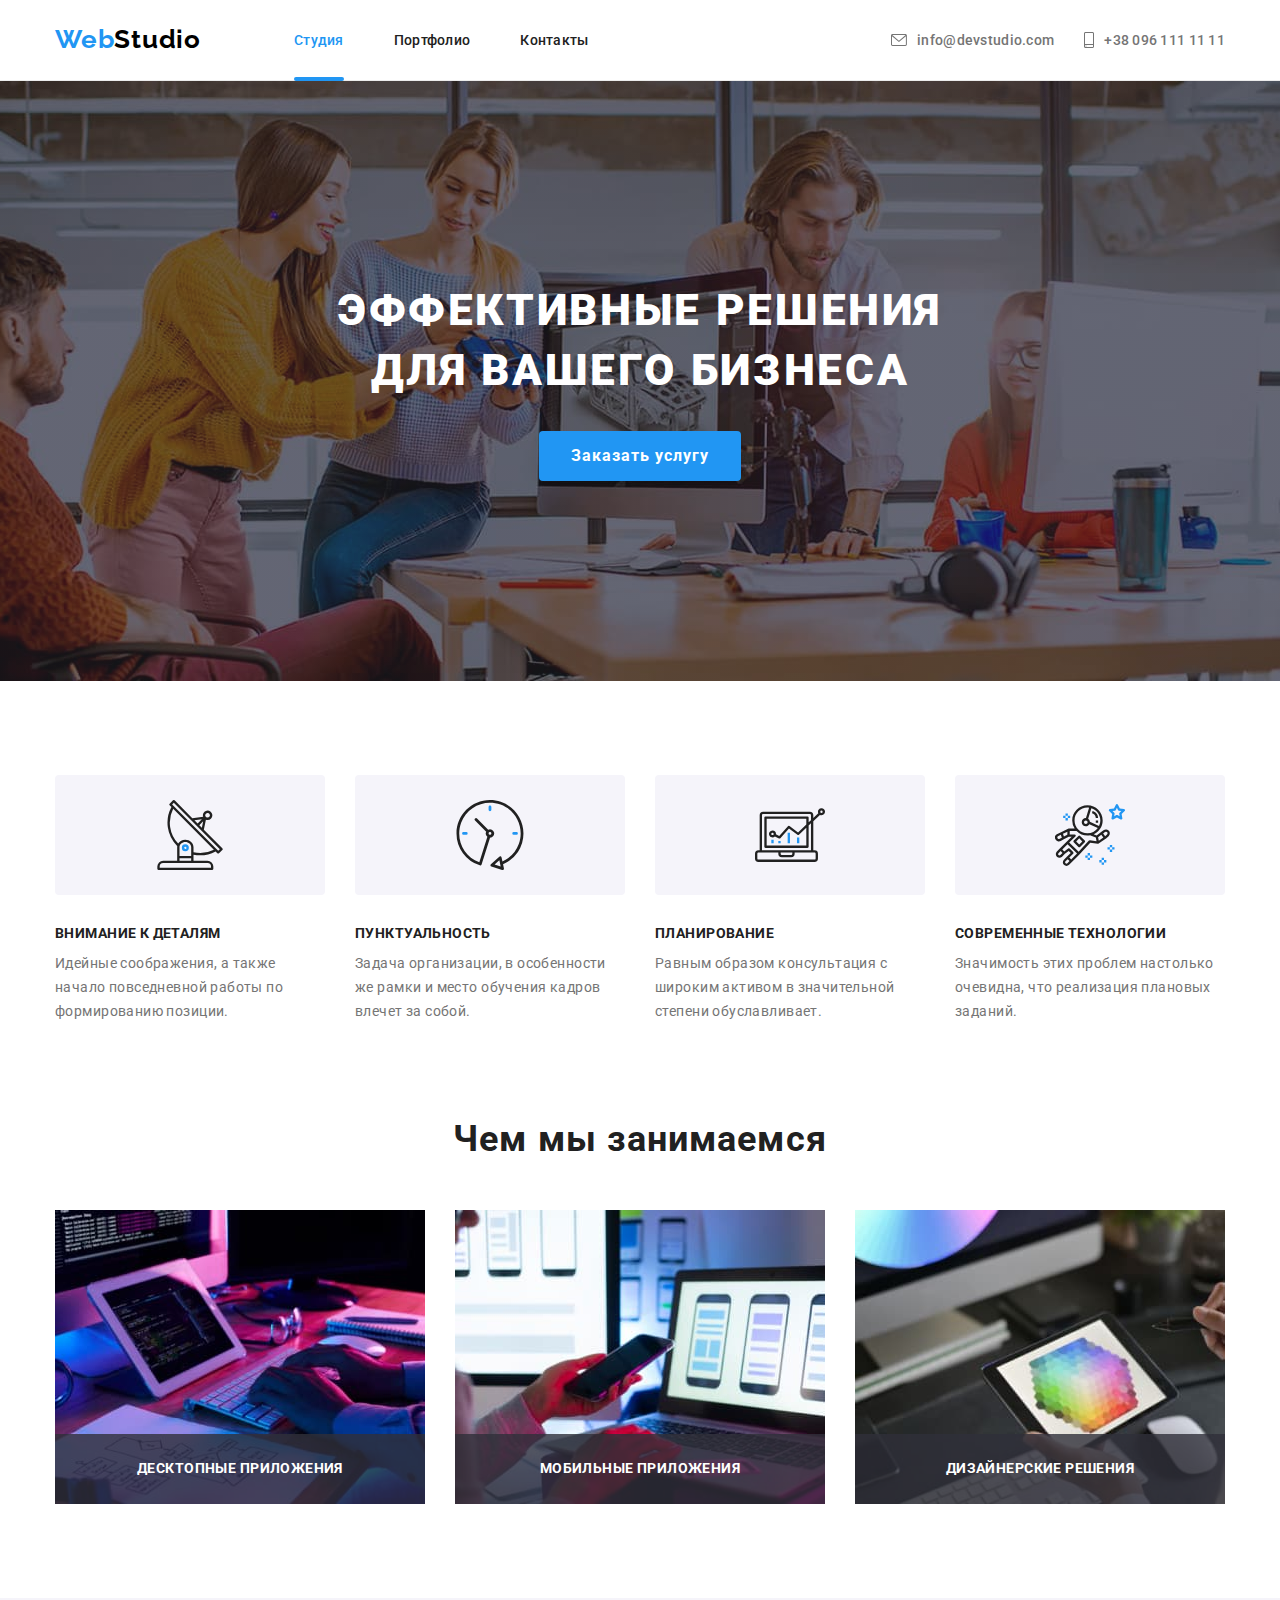
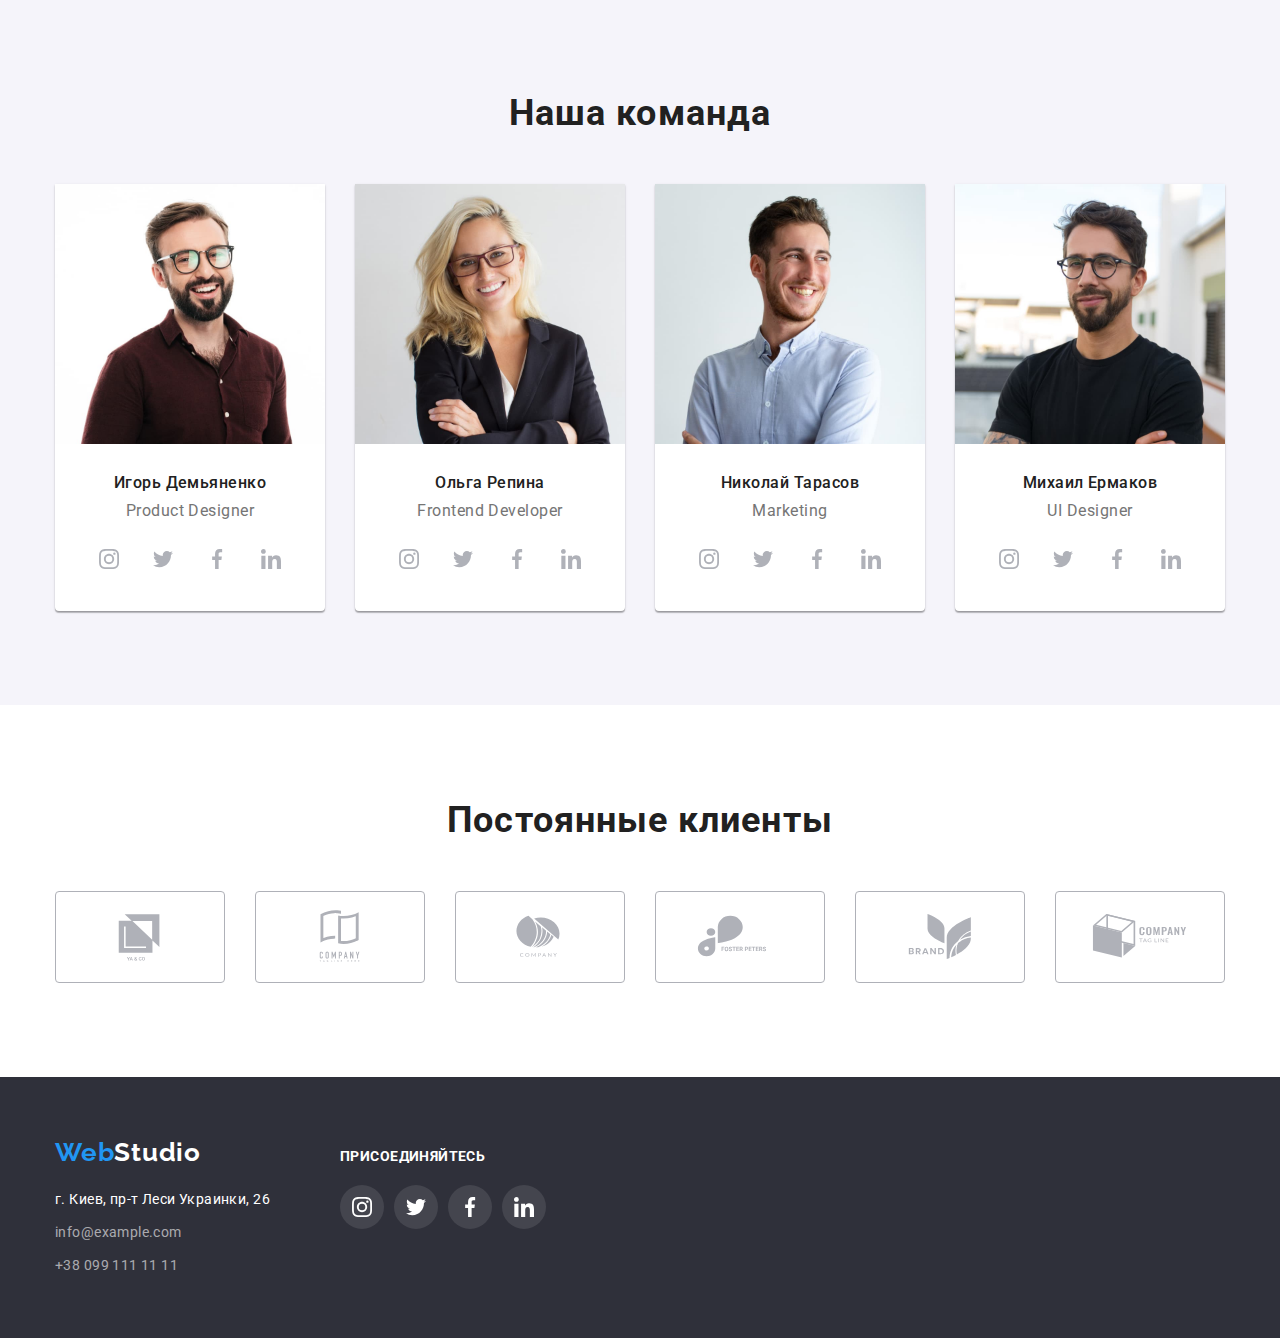
<file: index.html>
<!DOCTYPE html>
<html lang="ru">
<head>
	<meta charset="UTF-8">
	<meta http-equiv="X-UA-Compatible" content="IE=edge">
	<meta name="viewport" content="width=device-width, initial-scale=1.0">
	<title>Студия</title>   
	<meta name="description" content="студия разработчик программ создать сайт приложение">
	<link rel="preconnect" href="https://fonts.googleapis.com">
	<link rel="preconnect" href="https://fonts.gstatic.com" crossorigin>    
	<link href="https://fonts.googleapis.com/css2?family=Raleway:wght@700&family=Roboto:wght@400;500;700;900&display=swap" rel="stylesheet">
	<link rel="stylesheet" href="https://cdnjs.cloudflare.com/ajax/libs/modern-normalize/1.1.0/modern-normalize.min.css" />
	<link rel="stylesheet" href="./css/styles.css" />
</head>
<body>
	<header class="header">
		<div class="header-wrap container">
			<nav class="nav">
				<a class="logo logo-inner" href="./index.html" lang="en">
					Web<span class="header-logo-color">Studio</span>
				</a>
				<ul class="nav-list">
					<li class="nav-item">
						<a class="nav-link current" href="./index.html">
							Студия
						</a>
					</li>
					<li class="nav-item">
						<a class="nav-link" href="./portfolio.html">
							Портфолио
						</a>
					</li>
					<li class="nav-item">
						<a class="nav-link" href="#!">
							Контакты
						</a>
					</li>
				</ul>
			</nav>
			<ul class="contacts-list">
				<li class="contacts-item">
					<a class="contacts-link" href="mailto:info@devstudio.com">
						<svg class="icon-contacts" width="16" height="12">
							<use href="./images/icons.svg#icon-mail"></use>
						</svg>
						info@devstudio.com
					</a>
				</li>
				<li class="contacts-item">
					<a class="contacts-link" href="tel:+380961111111">
						<svg class="icon-contacts" width="10" height="16">
							<use href="./images/icons.svg#icon-telephone"></use>
						</svg>
						+38 096 111 11 11
					</a>
				</li>
			</ul>
		</div>
	</header>

	<main>
		<!-- Hero section -->
		<section class="hero-section">
			<div class="container">
				<h1 class="hero-title">Эффективные решения для вашего бизнеса</h1>
				<button class="hero-btn" type="button" data-modal-open>Заказать услугу</button>
			</div>
		</section>
		
		<!-- Features section -->
		<section class="section features-section">
			<div class="container">
				<h2 class="visually-hidden">Важные качества для Вашего бизнеса</h2>
				<ul class="features">
					<li class="features-item">
						<div class="icon-features">
							<svg width="70" height="70">
								<use href="./images/icons.svg#icon-features-1"></use>
							</svg>
						</div>
						<h3 class="features-title">Внимание к деталям</h3>
						<p>
							Идейные соображения, а также начало повседневной работы по формированию позиции.
						</p>
					</li>
					<li class="features-item">
						<div class="icon-features">
							<svg width="70" height="70">
								<use href="./images/icons.svg#icon-features-2"></use>
							</svg>
						</div>
						<h3 class="features-title">Пунктуальность</h3>
						<p>
							Задача организации, в особенности же рамки и место обучения кадров влечет за собой.
						</p>
					</li>
					<li class="features-item">
						<div class="icon-features">
							<svg width="70" height="70">
								<use href="./images/icons.svg#icon-features-3"></use>
							</svg>
						</div>
						<h3 class="features-title">Планирование</h3>
						<p>
							Равным образом консультация с широким активом в значительной степени обуславливает.
						</p>
					</li>
					<li class="features-item">
						<div class="icon-features">
							<svg width="70" height="70">
								<use href="./images/icons.svg#icon-features-4"></use>
							</svg>
						</div>
						<h3 class="features-title">Современные технологии</h3>
						<p>
							Значимость этих проблем настолько очевидна, что реализация плановых заданий.
						</p>
					</li>
				</ul>
			</div>
		</section>
		
		<!-- About us section -->
		<section class="section">
			<div class="container">
				<h2 class="section-title">Чем мы занимаемся</h2>
				<ul class="about">
					<li class="about-item">
						<div class="about-thumb">
							<img src="./images/what-we-are-doing-1.jpg" alt="Создаем структуру сайта">
							<p class="about-meta">Десктопные приложения</p>
						</div>
					</li>
					<li class="about-item">
						<div class="about-thumb">
							<img src="./images/what-we-are-doing-2.jpg" alt="Адаптируем под мобильные платформы">
							<p class="about-meta">Мобильные приложения</p>
						</div>
					</li>
					<li class="about-item">
						<div class="about-thumb">
							<img src="./images/what-we-are-doing-3.jpg" alt="Делаем оформление сайта">
							<p class="about-meta">Дизайнерские решения</p>
						</div>
					</li>
				</ul>
			</div>
		</section>
		
		<!-- Our team section -->
		<section class="section team-section">
			<div class="container">
				<h2 class="section-title">Наша команда</h2>
				<ul class="team">
					<li class="team-item">
						<img src="./images/team-member-1.jpg" alt="Член команды">
						<div class="team-inner">
							<h3 class="team-title">Игорь Демьяненко</h3>
							<p class="team-text" lang="en">Product Designer</p>
							<ul class="socials">
								<li class="socials-item">
									<a class="socials-link team-socials-link" href="https://www.instagram.com/?hl=ru" rel="noopener noreferrer" target="_blank">
										<svg class="icon-socials" width="20" height="20">
											<use href="./images/icons.svg#icon-social-instagram-1"></use>
										</svg>
									</a>
								</li>
								<li class="socials-item">
									<a class="socials-link team-socials-link" href="https://twitter.com/?lang=ru" rel="noopener noreferrer" target="_blank">
										<svg class="icon-socials" width="20" height="20">
											<use href="./images/icons.svg#icon-social-twitter-2"></use>
										</svg>
									</a>
								</li>
								<li class="socials-item">
									<a class="socials-link team-socials-link" href="https://www.facebook.com/" rel="noopener noreferrer" target="_blank">
										<svg class="icon-socials" width="20" height="20">
											<use href="./images/icons.svg#icon-social-facebook-3"></use>
										</svg>
									</a>
								</li>
								<li class="socials-item">
									<a class="socials-link team-socials-link" href="https://www.linkedin.com/" rel="noopener noreferrer" target="_blank">
										<svg class="icon-socials" width="20" height="20">
											<use href="./images/icons.svg#icon-social-linkedin-4"></use>
										</svg>
									</a>
								</li>
							</ul>
						</div>
					</li>
					<li class="team-item">
						<img src="./images/team-member-2.jpg" alt="Член команды">
						<div class="team-inner">
							<h3 class="team-title">Ольга Репина</h3>
							<p class="team-text" lang="en">Frontend Developer</p>
							<ul class="socials">
								<li class="socials-item">
									<a class="socials-link team-socials-link" href="https://www.instagram.com/?hl=ru" rel="noopener noreferrer" target="_blank">
										<svg class="icon-socials" width="20" height="20">
											<use href="./images/icons.svg#icon-social-instagram-1"></use>
										</svg>
									</a>
								</li>
								<li class="socials-item">
									<a class="socials-link team-socials-link" href="https://twitter.com/?lang=ru" rel="noopener noreferrer" target="_blank">
										<svg class="icon-socials" width="20" height="20">
											<use href="./images/icons.svg#icon-social-twitter-2"></use>
										</svg>
									</a>
								</li>
								<li class="socials-item">
									<a class="socials-link team-socials-link" href="https://www.facebook.com/" rel="noopener noreferrer" target="_blank">
										<svg class="icon-socials" width="20" height="20">
											<use href="./images/icons.svg#icon-social-facebook-3"></use>
										</svg>
									</a>
								</li>
								<li class="socials-item">
									<a class="socials-link team-socials-link" href="https://www.linkedin.com/" rel="noopener noreferrer" target="_blank">
										<svg class="icon-socials" width="20" height="20">
											<use href="./images/icons.svg#icon-social-linkedin-4"></use>
										</svg>
									</a>
								</li>
							</ul>
						</div>
					</li>
					<li class="team-item">
						<img src="./images/team-member-3.jpg" alt="Член команды">
						<div class="team-inner">
							<h3 class="team-title">Николай Тарасов</h3>
							<p class="team-text" lang="en">Marketing</p>
							<ul class="socials">
								<li class="socials-item">
									<a class="socials-link team-socials-link" href="https://www.instagram.com/?hl=ru" rel="noopener noreferrer" target="_blank">
										<svg class="icon-socials" width="20" height="20">
											<use href="./images/icons.svg#icon-social-instagram-1"></use>
										</svg>
									</a>
								</li>
								<li class="socials-item">
									<a class="socials-link team-socials-link" href="https://twitter.com/?lang=ru" rel="noopener noreferrer" target="_blank">
										<svg class="icon-socials" width="20" height="20">
											<use href="./images/icons.svg#icon-social-twitter-2"></use>
										</svg>
									</a>
								</li>
								<li class="socials-item">
									<a class="socials-link team-socials-link" href="https://www.facebook.com/" rel="noopener noreferrer" target="_blank">
										<svg class="icon-socials" width="20" height="20">
											<use href="./images/icons.svg#icon-social-facebook-3"></use>
										</svg>
									</a>
								</li>
								<li class="socials-item">
									<a class="socials-link team-socials-link" href="https://www.linkedin.com/" rel="noopener noreferrer" target="_blank">
										<svg class="icon-socials" width="20" height="20">
											<use href="./images/icons.svg#icon-social-linkedin-4"></use>
										</svg>
									</a>
								</li>
							</ul>
						</div>
					</li>
					<li class="team-item">
						<img src="./images/team-member-4.jpg" alt="Член команды">
						<div class="team-inner">
							<h3 class="team-title">Михаил Ермаков</h3>
							<p class="team-text" lang="en">UI Designer</p>
							<ul class="socials">
								<li class="socials-item">
									<a class="socials-link team-socials-link" href="https://www.instagram.com/?hl=ru" rel="noopener noreferrer" target="_blank">
										<svg class="icon-socials" width="20" height="20">
											<use href="./images/icons.svg#icon-social-instagram-1"></use>
										</svg>
									</a>
								</li>
								<li class="socials-item">
									<a class="socials-link team-socials-link" href="https://twitter.com/?lang=ru" rel="noopener noreferrer" target="_blank">
										<svg class="icon-socials" width="20" height="20">
											<use href="./images/icons.svg#icon-social-twitter-2"></use>
										</svg>
									</a>
								</li>
								<li class="socials-item">
									<a class="socials-link team-socials-link" href="https://www.facebook.com/" rel="noopener noreferrer" target="_blank">
										<svg class="icon-socials" width="20" height="20">
											<use href="./images/icons.svg#icon-social-facebook-3"></use>
										</svg>
									</a>
								</li>
								<li class="socials-item">
									<a class="socials-link team-socials-link" href="https://www.linkedin.com/" rel="noopener noreferrer" target="_blank">
										<svg class="icon-socials" width="20" height="20">
											<use href="./images/icons.svg#icon-social-linkedin-4"></use>
										</svg>
									</a>
								</li>
							</ul>
						</div>
					</li>
				</ul>
			</div>
		</section>

		<!-- Regular clients section -->
		<section class="section">
			<div class="container">
				<h2 class="section-title">Постоянные клиенты</h2>
				<ul class="clients">
					<li class="clients-item">
						<a class="clients-link" href="#!">
							<svg class="icon-clients" width="106" height="60">
								<use href="./images/icons.svg#icon-our-regular-clients-1"></use>
							</svg>
						</a>
					</li>
					<li class="clients-item">
						<a class="clients-link" href="#!">
							<svg class="icon-clients" width="106" height="60">
								<use href="./images/icons.svg#icon-our-regular-clients-2"></use>
							</svg>
						</a>
					</li>
					<li class="clients-item">
						<a class="clients-link" href="#!">
							<svg class="icon-clients" width="106" height="60">
								<use href="./images/icons.svg#icon-our-regular-clients-3"></use>
							</svg>
						</a>
					</li>
					<li class="clients-item">
						<a class="clients-link" href="#!">
							<svg class="icon-clients" width="106" height="60">
								<use href="./images/icons.svg#icon-our-regular-clients-4"></use>
							</svg>
						</a>
					</li>
					<li class="clients-item">
						<a class="clients-link" href="#!">
							<svg class="icon-clients" width="106" height="60">
								<use href="./images/icons.svg#icon-our-regular-clients-5"></use>
							</svg>
						</a>
					</li>
					<li class="clients-item">
						<a class="clients-link" href="#!">
							<svg class="icon-clients" width="106" height="60">
								<use href="./images/icons.svg#icon-our-regular-clients-6"></use>
							</svg>
						</a>
					</li>
				</ul>
			</div>
		</section>

		<!-- Modal dialog box -->
		<div class="backdrop is-hidden" data-modal>
			<div class="modal">
				<button class="modal-btn" type="button" data-modal-close>
					<svg width="11" height="11">
						<use href="./images/icons.svg#icon-modal-close"></use>
					</svg>
				</button>
			</div>
		</div>
	</main>

	<footer class="footer">
		<div class="footer-wrap container">
			<div class="footer-adress-wrap">
				<a class="logo" href="./index.html" lang="en">
					Web<span class="footer-logo-color">Studio</span>
				</a>
				<address class="address">
					<ul>
						<li class="address-item">
							<a class="address-link"
								href="https://www.google.com/maps/place/%D0%B1%D1%83%D0%BB.+%D0%9B%D0%B5%D1%81%D0%B8+%D0%A3%D0%BA%D1%80%D0%B0%D0%B8%D0%BD%D0%BA%D0%B8,+26,+%D0%9A%D0%B8%D0%B5%D0%B2,+02000/@50.4265807,30.5361971,17z/data=!3m1!4b1!4m5!3m4!1s0x40d4cf0e033ecbe9:0x57a4dffefec77da0!8m2!3d50.4265807!4d30.5383858"
								rel="noopener noreferrer" target="_blank">г. Киев, пр-т Леси Украинки, 26
							</a>
						</li>
						<li class="address-item">
							<a class="address-contact" href="mailto:info@example.com">
								info@example.com
							</a>
						</li>
						<li class="address-item">
							<a class="address-contact" href="tel:+380991111111">
								+38 099 111 11 11
							</a>
						</li>
					</ul>
				</address>
			</div>
			<div class="footer-socials-wrap">
				<p class="footer-socials-text">
					Присоединяйтесь
				</p>
				<ul class="socials">
					<li class="socials-item">
						<a class="socials-link footer-socials-link" href="https://www.instagram.com/?hl=ru" rel="noopener noreferrer" target="_blank">
							<svg class="icon-socials" width="20" height="20">
								<use href="./images/icons.svg#icon-social-instagram-1"></use>
							</svg>
						</a>
					</li>
					<li class="socials-item">
						<a class="socials-link footer-socials-link" href="https://twitter.com/?lang=ru" rel="noopener noreferrer" target="_blank">
							<svg class="icon-socials" width="20" height="20">
								<use href="./images/icons.svg#icon-social-twitter-2"></use>
							</svg>
						</a>
					</li>
					<li class="socials-item">
						<a class="socials-link footer-socials-link" href="https://www.facebook.com/" rel="noopener noreferrer" target="_blank">
							<svg class="icon-socials" width="20" height="20">
								<use href="./images/icons.svg#icon-social-facebook-3"></use>
							</svg>
						</a>
					</li>
					<li class="socials-item">
						<a class="socials-link footer-socials-link" href="https://www.linkedin.com/" rel="noopener noreferrer" target="_blank">
							<svg class="icon-socials" width="20" height="20">
								<use href="./images/icons.svg#icon-social-linkedin-4"></use>
							</svg>
						</a>
					</li>
				</ul>
			</div>
		</div>
	</footer>

	<script src="./js/modal.js"></script>
</body>
</html>
</file>
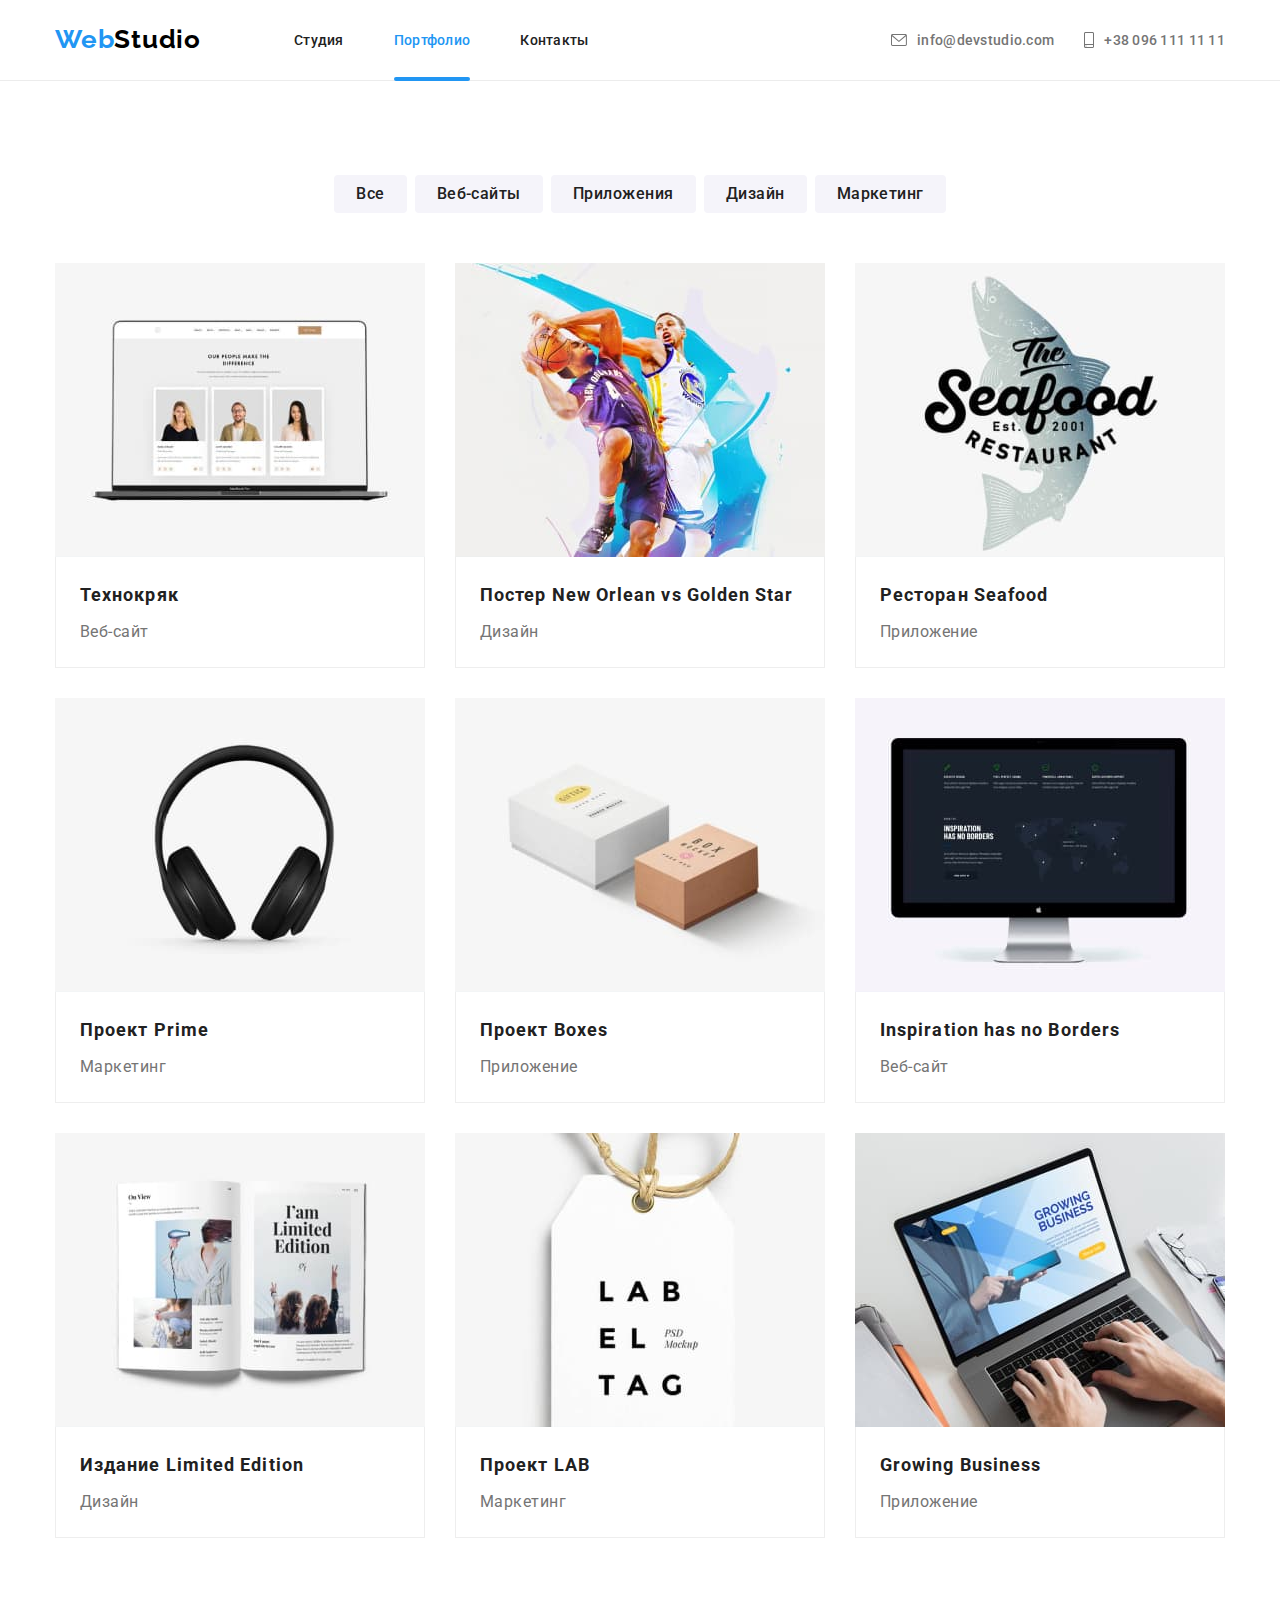
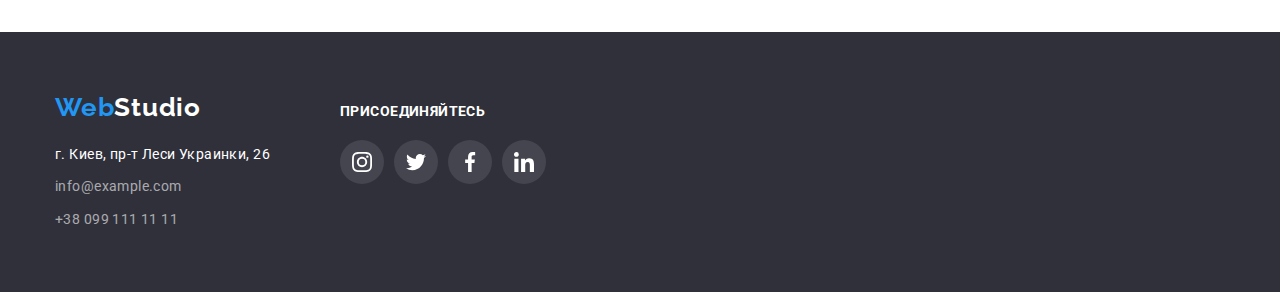
<file: portfolio.html>
<!DOCTYPE html>
<html lang="ru">
<head>
	<meta charset="UTF-8">
	<meta http-equiv="X-UA-Compatible" content="IE=edge">
	<meta name="viewport" content="width=device-width, initial-scale=1.0">
	<title>Портфолио</title>
	<meta name="description" content="студия разработчик программ создать сайт приложение">
	<link rel="preconnect" href="https://fonts.googleapis.com">
	<link rel="preconnect" href="https://fonts.gstatic.com" crossorigin>
	<link href="https://fonts.googleapis.com/css2?family=Raleway:wght@700&family=Roboto:wght@400;500;700;900&display=swap" rel="stylesheet">
	<link rel="stylesheet" href="https://cdnjs.cloudflare.com/ajax/libs/modern-normalize/1.1.0/modern-normalize.min.css" />
	<link rel="stylesheet" href="./css/styles.css" />
</head>
<body>
	<header class="header">
		<div class="header-wrap container">
			<nav class="nav">
				<a class="logo logo-inner" href="./index.html" lang="en">
					Web<span class="header-logo-color">Studio</span>
				</a>
				<ul class="nav-list">
					<li class="nav-item">
						<a class="nav-link" href="./index.html">
							Студия
						</a>
					</li>
					<li class="nav-item">
						<a class="nav-link current" href="./portfolio.html">
							Портфолио
						</a>
					</li>
					<li class="nav-item">
						<a class="nav-link" href="#!">
							Контакты
						</a>
					</li>
				</ul>
			</nav>
			<ul class="contacts-list">
				<li class="contacts-item">
					<a class="contacts-link" href="mailto:info@devstudio.com">
						<svg class="icon-contacts" width="16" height="12">
							<use href="./images/icons.svg#icon-mail"></use>
						</svg>
						info@devstudio.com
					</a>
				</li>
				<li class="contacts-item">
					<a class="contacts-link" href="tel:+380961111111">
						<svg class="icon-contacts" width="10" height="16">
							<use href="./images/icons.svg#icon-telephone"></use>
						</svg>
						+38 096 111 11 11
					</a>
				</li>
			</ul>
		</div>
	</header>

	<main>
		<!-- Portfolio section -->
		<section class="section">
			<div class="container">
				<h1 class="visually-hidden">Наши работы</h1>
				<ul class="filter-list">
					<li class="filter-item">
						<button class="filter-btn" type="button">Все</button>
					</li>
					<li class="filter-item">
						<button class="filter-btn" type="button">Веб-сайты</button>
					</li>
					<li class="filter-item">
						<button class="filter-btn" type="button">Приложения</button>
					</li>
					<li class="filter-item">
						<button class="filter-btn" type="button">Дизайн</button>
					</li>
					<li class="filter-item">
						<button class="filter-btn" type="button">Маркетинг</button>
					</li>
				</ul>
				<ul class="portfolio-list">
					<li class="portfolio-item">
						<a class="portfolio-link" href="#!">
							<div class="portfolio-thumb">
								<img src="./images/our-work-1.jpg" alt="наша работа">
								<div class="portfolio-overlay">
									<p class="portfolio-meta">
										Технокряк это современная площадка распространения коронавируса. Компании используют эту платформу для цифрового
										шпионажа и атак на защищённые сервера конкурентов
									</p>
								</div>
							</div>
							<div class="portfolio-text-wrap">
								<h2 class="portfolio-title">Технокряк</h2>
								<p class="portfolio-text">Веб-сайт</p>
							</div>
						</a>
					</li>
					<li class="portfolio-item">
						<a class="portfolio-link" href="#!">
							<div class="portfolio-thumb">
								<img src="./images/our-work-2.jpg" alt="наша работа">
								<div class="portfolio-overlay">
									<p class="portfolio-meta">
										Технокряк это современная площадка распространения коронавируса. Компании используют эту платформу для цифрового
										шпионажа и атак на защищённые сервера конкурентов
									</p>
								</div>
							</div>
							<div class="portfolio-text-wrap">
								<h2 class="portfolio-title">Постер <span lang="en">New Orlean vs Golden Star</span></h2>
								<p class="portfolio-text">Дизайн</p>
							</div>
						</a>
					</li>
					<li class="portfolio-item">
						<a class="portfolio-link" href="#!">
							<div class="portfolio-thumb">
								<img src="./images/our-work-3.jpg" alt="наша работа">
								<div class="portfolio-overlay">
									<p class="portfolio-meta">
										Технокряк это современная площадка распространения коронавируса. Компании используют эту платформу для цифрового
										шпионажа и атак на защищённые сервера конкурентов
									</p>
								</div>
							</div>
							<div class="portfolio-text-wrap">
								<h2 class="portfolio-title">Ресторан <span lang="en">Seafood</span></h2>
								<p class="portfolio-text">Приложение</p>
							</div>
						</a>
					</li>
					<li class="portfolio-item">
						<a class="portfolio-link" href="#!">
							<div class="portfolio-thumb">
								<img src="./images/our-work-4.jpg" alt="наша работа">
								<div class="portfolio-overlay">
									<p class="portfolio-meta">
										Технокряк это современная площадка распространения коронавируса. Компании используют эту платформу для цифрового
										шпионажа и атак на защищённые сервера конкурентов
									</p>
								</div>
							</div>
							<div class="portfolio-text-wrap">
								<h2 class="portfolio-title">Проект <span lang="en">Prime</span></h2>
								<p class="portfolio-text">Маркетинг</p>
							</div>
						</a>
					</li>
					<li class="portfolio-item">
						<a class="portfolio-link" href="#!">
							<div class="portfolio-thumb">
								<img src="./images/our-work-5.jpg" alt="наша работа">
								<div class="portfolio-overlay">
									<p class="portfolio-meta">
										Технокряк это современная площадка распространения коронавируса. Компании используют эту платформу для цифрового
										шпионажа и атак на защищённые сервера конкурентов
									</p>
								</div>
							</div>
							<div class="portfolio-text-wrap">
								<h2 class="portfolio-title">Проект <span lang="en">Boxes</span></h2>
								<p class="portfolio-text">Приложение</p>
							</div>
						</a>
					</li>
					<li class="portfolio-item">
						<a class="portfolio-link" href="#!">
							<div class="portfolio-thumb">
								<img src="./images/our-work-6.jpg" alt="наша работа">
								<div class="portfolio-overlay">
									<p class="portfolio-meta">
										Технокряк это современная площадка распространения коронавируса. Компании используют эту платформу для цифрового
										шпионажа и атак на защищённые сервера конкурентов
									</p>
								</div>
							</div>
							<div class="portfolio-text-wrap">
								<h2 class="portfolio-title" lang="en">Inspiration has no Borders</h2>
								<p class="portfolio-text">Веб-сайт</p>
							</div>
						</a>
					</li>
					<li class="portfolio-item">
						<a class="portfolio-link" href="#!">
							<div class="portfolio-thumb">
								<img src="./images/our-work-7.jpg" alt="наша работа">
								<div class="portfolio-overlay">
									<p class="portfolio-meta">
										Технокряк это современная площадка распространения коронавируса. Компании используют эту платформу для цифрового
										шпионажа и атак на защищённые сервера конкурентов
									</p>
								</div>
							</div>
							<div class="portfolio-text-wrap">
								<h2 class="portfolio-title">Издание <span lang="en">Limited Edition</span></h2>
								<p class="portfolio-text">Дизайн</p>
							</div>
						</a>
					</li>
					<li class="portfolio-item">
						<a class="portfolio-link" href="#!">
							<div class="portfolio-thumb">
								<img src="./images/our-work-8.jpg" alt="наша работа">
								<div class="portfolio-overlay">
									<p class="portfolio-meta">
										Технокряк это современная площадка распространения коронавируса. Компании используют эту платформу для цифрового
										шпионажа и атак на защищённые сервера конкурентов
									</p>
								</div>
							</div>
							<div class="portfolio-text-wrap">
								<h2 class="portfolio-title">Проект <span lang="en">LAB</span></h2>
								<p class="portfolio-text">Маркетинг</p>
							</div>
						</a>
					</li>
					<li class="portfolio-item">
						<a class="portfolio-link" href="#!">
							<div class="portfolio-thumb">
								<img src="./images/our-work-9.jpg" alt="наша работа">
								<div class="portfolio-overlay">
									<p class="portfolio-meta">
										Технокряк это современная площадка распространения коронавируса. Компании используют эту платформу для цифрового
										шпионажа и атак на защищённые сервера конкурентов
									</p>
								</div>
							</div>
							<div class="portfolio-text-wrap">
								<h2 class="portfolio-title" lang="en">Growing Business</h2>
								<p class="portfolio-text">Приложение</p>
							</div>
						</a>
					</li>
				</ul>
			</div>
		</section>
	</main>

	<footer class="footer">
		<div class="footer-wrap container">
			<div class="footer-adress-wrap">
				<a class="logo" href="./index.html" lang="en">
					Web<span class="footer-logo-color">Studio</span>
				</a>
				<address class="address">
					<ul>
						<li class="address-item">
							<a class="address-link"
								href="https://www.google.com/maps/place/%D0%B1%D1%83%D0%BB.+%D0%9B%D0%B5%D1%81%D0%B8+%D0%A3%D0%BA%D1%80%D0%B0%D0%B8%D0%BD%D0%BA%D0%B8,+26,+%D0%9A%D0%B8%D0%B5%D0%B2,+02000/@50.4265807,30.5361971,17z/data=!3m1!4b1!4m5!3m4!1s0x40d4cf0e033ecbe9:0x57a4dffefec77da0!8m2!3d50.4265807!4d30.5383858"
								rel="noopener noreferrer" target="_blank">г. Киев, пр-т Леси Украинки, 26
							</a>
						</li>
						<li class="address-item">
							<a class="address-contact" href="mailto:info@example.com">
								info@example.com
							</a>
						</li>
						<li class="address-item">
							<a class="address-contact" href="tel:+380991111111">
								+38 099 111 11 11
							</a>
						</li>
					</ul>
				</address>
			</div>
			<div class="footer-socials-wrap">
				<p class="footer-socials-text">
					Присоединяйтесь
				</p>
				<ul class="socials">
					<li class="socials-item">
						<a class="socials-link footer-socials-link" href="https://www.instagram.com/?hl=ru" rel="noopener noreferrer" target="_blank">
							<svg class="icon-socials" width="20" height="20">
								<use href="./images/icons.svg#icon-social-instagram-1"></use>
							</svg>
						</a>
					</li>
					<li class="socials-item">
						<a class="socials-link footer-socials-link" href="https://twitter.com/?lang=ru" rel="noopener noreferrer" target="_blank">
							<svg class="icon-socials" width="20" height="20">
								<use href="./images/icons.svg#icon-social-twitter-2"></use>
							</svg>
						</a>
					</li>
					<li class="socials-item">
						<a class="socials-link footer-socials-link" href="https://www.facebook.com/" rel="noopener noreferrer" target="_blank">
							<svg class="icon-socials" width="20" height="20">
								<use href="./images/icons.svg#icon-social-facebook-3"></use>
							</svg>
						</a>
					</li>
					<li class="socials-item">
						<a class="socials-link footer-socials-link" href="https://www.linkedin.com/" rel="noopener noreferrer" target="_blank">
							<svg class="icon-socials" width="20" height="20">
								<use href="./images/icons.svg#icon-social-linkedin-4"></use>
							</svg>
						</a>
					</li>
				</ul>
			</div>
		</div>
	</footer>	
</body>
</html>
</file>
<file: css/styles.css>
/*=======================================================
Variable
=======================================================*/
:root {
  --title-primary-color: #ffffff;
  --title-secondary-color: #212121;

  --text-primary-color: #757575;
  --text-secondary-color: #212121;
  --text-tertiary-color: #ffffff;

  --accent-color: #2196f3;
  --icon-primary-color: #afb1b8;

  --background-primary: #ffffff;
  --background-secondary: #2f303a;
  --background-tertiary: #f5f4fa;
  --background-footer-social: rgba(255, 255, 255, 0.1);

  --animation-duration: 250ms;
  --animation-timing-function: cubic-bezier(0.4, 0, 0.2, 1);
}

/*=======================================================
Basic Elements
=======================================================*/
body {
  font-family: 'Roboto', sans-serif;
  font-size: 14px;
  line-height: 1.17;
  letter-spacing: 0.03em;
  color: var(--text-primary-color);

  background-color: var(--background-primary);
}

h1,
h2,
h3,
h4,
h5,
h6,
ul,
p {
  margin: 0;
}

a {
  text-decoration: none;
}

ul {
  padding: 0;
  list-style-type: none;
}

img {
  display: block;
  max-width: 100%;
  height: auto;
}

/*=======================================================
Basic Layout
=======================================================*/
.container {
  width: 1200px;
  margin-right: auto;
  margin-left: auto;
  padding-right: 15px;
  padding-left: 15px;
}

.section {
  padding-top: 94px;
  padding-bottom: 94px;
}

.features-section {
  padding-bottom: 0;
}

.team-section {
  background-color: var(--background-tertiary);
}

.section-title {
  margin-bottom: 50px;

  font-weight: 700;
  font-size: 36px;
  letter-spacing: 0.03em;
  color: var(--title-secondary-color);
  text-align: center;
}

.logo {
  font-family: 'Raleway', sans-serif;
  font-weight: 700;
  font-size: 26px;
  letter-spacing: 0.03em;
  color: var(--accent-color);
}

.logo-inner {
  padding-top: 24px;
  padding-bottom: 25px;
}

.header-logo-color {
  color: #000000;
}

.footer-logo-color {
  color: #ffffff;
}

.visually-hidden {
  position: absolute;
  white-space: nowrap;
  width: 1px;
  height: 1px;
  overflow: hidden;
  border: 0;
  padding: 0;
  clip: rect(0 0 0 0);
  clip-path: inset(50%);
  margin: -1px;
}

/*=======================================================
Basic components
=======================================================*/
/*=======================================================
  Socials icons
=======================================================*/
.socials {
  display: flex;
  justify-content: center;
}

.socials-item {
  width: 44px;
  height: 44px;
}

.socials-item + .socials-item {
  margin-left: 10px;
}

.socials-link {
  display: flex;
  justify-content: center;
  align-items: center;

  width: 100%;
  height: 100%;

  border: none;
  border-radius: 50%;
}

.icon-socials {
  fill: currentColor;
}

/*=======================================================
  Header
=======================================================*/
.header {
  border-bottom-width: 1px;
  border-bottom-style: solid;
  border-bottom-color: #ececec;
}

.header-wrap {
  display: flex;
}

.nav {
  display: flex;
  align-items: center;
}

.nav-list {
  display: flex;
  margin-left: 93px;
}

.nav-item {
  position: relative;
}

.contacts-list {
  display: flex;
  align-items: center;
  margin-left: auto;
}

.nav-item + .nav-item {
  margin-left: 50px;
}

.contacts-item + .contacts-item {
  margin-left: 30px;
}

.nav-link,
.contacts-link {
  font-weight: 500;
  letter-spacing: 0.02em;

  transition: color var(--animation-duration) var(--animation-timing-function);
}

.nav-link {
  display: block;
  padding-top: 32px;
  padding-bottom: 32px;

  color: var(--text-secondary-color);
}

.current {
  color: var(--accent-color);
}

.current::after {
  content: '';
  position: absolute;
  left: 0;
  bottom: -1px;

  width: 100%;
  height: 4px;

  background-color: var(--accent-color);
  border-radius: 2px;
}

.contacts-link {
  display: flex;
  align-items: center;
  padding-top: 15px;
  padding-bottom: 15px;

  color: inherit;
}

.nav-link:hover,
.nav-link:focus,
.contacts-link:hover,
.contacts-link:focus {
  color: var(--accent-color);
}

.icon-contacts {
  margin-right: 10px;

  fill: currentColor;
}

/*=======================================================
  Content studio page
=======================================================*/
/*=======================================================
    Hero section
=======================================================*/

.hero-section {
  max-width: 1600px;
  height: 600px;
  margin-right: auto;
  margin-left: auto;
  padding-top: 200px;
  padding-bottom: 200px;

  text-align: center;

  background-color: var(--background-secondary);
  background-image: linear-gradient(
      to right,
      rgba(47, 48, 58, 0.4),
      rgba(47, 48, 58, 0.4)
    ),
    url('../images/hero.jpg');
  background-repeat: no-repeat;
  background-position: center;
  background-size: cover;
}

.hero-title {
  width: 59%;
  margin-right: auto;
  margin-left: auto;
  margin-bottom: 30px;

  font-weight: 900;
  font-size: 44px;
  line-height: 1.36;
  letter-spacing: 0.06em;
  text-transform: uppercase;
  color: var(--title-primary-color);
}

.hero-btn {
  min-width: 200px;
  padding: 10px 32px;

  font-weight: 700;
  font-size: 16px;
  line-height: 1.87;
  letter-spacing: 0.06em;
  color: var(--text-tertiary-color);

  background-color: var(--accent-color);
  border: 1px transparent;
  border-radius: 4px;
  box-shadow: 0px 4px 4px rgba(0, 0, 0, 0.15);

  transition: background-color var(--animation-duration)
    var(--animation-timing-function);
  cursor: pointer;
}

.hero-btn:hover,
.hero-btn:focus {
  background-color: #188ce8;
}

/*=======================================================
    Features section
=======================================================*/
.features {
  display: flex;
}

.features-item {
  flex-basis: calc((100% - 90px) / 4);

  line-height: 1.71;
}

.features-item + .features-item {
  margin-left: 30px;
}

.icon-features {
  display: flex;
  justify-content: center;
  align-items: center;

  width: 100%;
  height: 120px;
  margin-bottom: 30px;

  background-color: var(--background-tertiary);
  border-radius: 4px;
}

.features-title {
  margin-bottom: 10px;

  font-weight: 700;
  font-size: 14px;
  line-height: 1.17;

  text-transform: uppercase;
  color: var(--title-secondary-color);
}

/*=======================================================
    About us section
=======================================================*/
.about {
  display: flex;
}

.about-item {
  flex-basis: calc((100% - 60px) / 3);
}

.about-item + .about-item {
  margin-left: 30px;
}

.about-thumb {
  position: relative;
}

.about-meta {
  position: absolute;
  left: 0;
  bottom: 0;

  display: flex;
  justify-content: center;
  align-items: center;
  width: 100%;
  height: 70px;

  font-weight: 700;
  text-transform: uppercase;
  color: var(--text-tertiary-color);

  background: rgba(47, 48, 58, 0.8);
}

/*=======================================================
    Our team section
=======================================================*/
.team {
  display: flex;

  font-size: 16px;
  letter-spacing: 0.03em;
  text-align: center;
}

.team-item {
  flex-basis: calc((100% - 90px) / 4);

  background-color: var(--background-primary);
  border-radius: 0px 0px 4px 4px;
  box-shadow: 0px 1px 3px rgba(0, 0, 0, 0.12), 0px 1px 1px rgba(0, 0, 0, 0.14),
    0px 2px 1px rgba(0, 0, 0, 0.2);
}

.team-item + .team-item {
  margin-left: 30px;
}

.team-inner {
  padding-top: 30px;
  padding-bottom: 30px;
}

.team-title {
  margin-bottom: 10px;

  font-weight: 500;
  font-size: 16px;
  letter-spacing: 0.03em;
  color: var(--title-secondary-color);
}

.team-text {
  margin-bottom: 16px;
}

.team-socials-link {
  color: var(--icon-primary-color);

  background-color: var(--background-primary);

  transition: color var(--animation-duration) var(--animation-timing-function),
    background-color var(--animation-duration) var(--animation-timing-function);
}

.team-socials-link:hover,
.team-socials-link:focus {
  color: var(--background-primary);

  background-color: var(--accent-color);
}

/*=======================================================
    Regular clients section
=======================================================*/
.clients {
  display: flex;
}

.clients-item {
  flex-basis: calc((100% - 150px) / 6);
  height: 92px;
}

.clients-item + .clients-item {
  margin-left: 30px;
}

.clients-link {
  display: flex;
  justify-content: center;
  align-items: center;

  width: 100%;
  height: 100%;

  color: var(--icon-primary-color);

  border: 1px solid var(--icon-primary-color);
  border-radius: 4px;

  transition: color var(--animation-duration) var(--animation-timing-function),
    border-color var(--animation-duration) var(--animation-timing-function);
}

.clients-link:hover,
.clients-link:focus {
  color: var(--accent-color);

  border-color: var(--accent-color);
}

.icon-clients {
  fill: currentColor;
}

/*=======================================================
  Content portfolio page
=======================================================*/
/*=======================================================
    Portfolio section
=======================================================*/
.filter-list {
  display: flex;
  justify-content: center;
  margin-bottom: 50px;
}

.filter-item + .filter-item {
  margin-left: 8px;
}

.filter-btn {
  padding: 6px 22px;

  font-weight: 500;
  font-size: 16px;
  line-height: 1.63;
  letter-spacing: 0.03em;
  color: var(--text-secondary-color);

  background-color: var(--background-tertiary);
  border: 1px transparent;
  border-radius: 4px;

  cursor: pointer;

  transition: color var(--animation-duration) var(--animation-timing-function),
    background-color var(--animation-duration) var(--animation-timing-function),
    box-shadow var(--animation-duration) var(--animation-timing-function);
}

.filter-btn:hover,
.filter-btn:focus {
  color: var(--text-tertiary-color);

  background-color: var(--accent-color);
  border: 1px transparent;
  box-shadow: 0px 3px 1px rgba(0, 0, 0, 0.1), 0px 1px 2px rgba(0, 0, 0, 0.08),
    0px 2px 2px rgba(0, 0, 0, 0.12);
}

.portfolio-list {
  display: flex;
  flex-wrap: wrap;
}

.portfolio-item {
  flex-basis: calc((100% - 60px) / 3);
}

.portfolio-item:not(:nth-child(3n)) {
  margin-right: 30px;
}

.portfolio-item:not(:nth-last-child(-n + 3)) {
  margin-bottom: 30px;
}

.portfolio-link {
  display: block;

  transition: box-shadow var(--animation-duration)
    var(--animation-timing-function);
}

.portfolio-link:hover,
.portfolio-link:focus {
  box-shadow: 0px 1px 1px rgba(0, 0, 0, 0.12), 0px 4px 4px rgba(0, 0, 0, 0.06),
    1px 4px 6px rgba(0, 0, 0, 0.16);
}

.portfolio-thumb {
  position: relative;
  overflow: hidden;
}

.portfolio-overlay {
  position: absolute;
  top: 0;
  left: 0;
  transform: translateY(100%);

  width: 100%;
  height: 100%;

  background-color: rgba(33, 150, 243, 0.9);

  transition: transform var(--animation-duration)
    var(--animation-timing-function);
}

.portfolio-link:hover .portfolio-overlay,
.portfolio-link:focus .portfolio-overlay {
  transform: translateY(0);
}

.portfolio-meta {
  position: absolute;
  top: 50%;
  left: 50%;
  transform: translate(-50%, -50%);

  display: flex;
  padding-right: 24px;
  padding-left: 24px;
  width: 100%;

  font-size: 18px;
  line-height: 1.56;
  letter-spacing: 0.03em;

  color: var(--text-tertiary-color);
}

.portfolio-text-wrap {
  padding: 20px 24px;

  border-bottom: 1px solid #eeeeee;
  border-right: 1px solid #eeeeee;
  border-left: 1px solid #eeeeee;
}

.portfolio-title {
  margin-bottom: 4px;

  font-weight: 700;
  font-size: 18px;
  line-height: 2;
  letter-spacing: 0.06em;
  color: var(--title-secondary-color);
}

.portfolio-text {
  font-size: 16px;
  line-height: 1.87;
  letter-spacing: 0.03em;
  color: var(--text-primary-color);
}

/*=======================================================
  Footer
=======================================================*/

.footer {
  padding-top: 60px;
  padding-bottom: 60px;

  background-color: var(--background-secondary);
}

.footer-wrap {
  display: flex;
  align-items: baseline;
}

.address {
  margin-top: 20px;
}

.address-item {
  font-style: normal;
  line-height: 1.71;
  color: inherit;
}

.address-item + .address-item {
  margin-top: 9px;
}

.address-link,
.address-contact {
  transition: color var(--animation-duration) var(--animation-timing-function);
}

.address-link {
  color: var(--text-tertiary-color);
}

.address-contact {
  color: rgba(255, 255, 255, 0.6);
}

.address-contact:hover,
.address-contact:focus,
.address-link:hover,
.address-link:focus {
  color: var(--accent-color);
}

.footer-socials-wrap {
  margin-left: 70px;
}

.footer-socials-text {
  margin-bottom: 20px;

  font-weight: 700;
  text-transform: uppercase;
  color: var(--text-tertiary-color);
}

.footer-socials-link {
  color: var(--background-primary);

  background-color: var(--background-footer-social);

  transition: background-color var(--animation-duration)
    var(--animation-timing-function);
}

.footer-socials-link:hover,
.footer-socials-link:focus {
  background-color: var(--accent-color);
}

/*=======================================================
    Modal dialog box
=======================================================*/
.backdrop {
  position: fixed;
  top: 0;
  left: 0;
  width: 100%;
  height: 100%;

  background-color: rgba(0, 0, 0, 0.2);

  transition: opacity var(--animation-duration) var(--animation-timing-function);
}

.is-hidden {
  opacity: 0;
  pointer-events: none;
  visibility: hidden;
}

.modal {
  position: absolute;
  top: 50%;
  left: 50%;
  transform: translate(-50%, -50%) scale(1);

  min-width: 528px;
  min-height: 581px;

  background: var(--background-primary);
  box-shadow: 0px 1px 3px rgba(0, 0, 0, 0.12), 0px 1px 1px rgba(0, 0, 0, 0.14),
    0px 2px 1px rgba(0, 0, 0, 0.2);
  border-radius: 4px;

  transition: transform var(--animation-duration)
    var(--animation-timing-function);
}

.is-hidden .modal {
  transform: translate(-50%, -50%) scale(1.1);
}

.modal-btn {
  position: absolute;
  top: 8px;
  right: 8px;

  display: flex;
  justify-content: center;
  align-items: center;
  width: 30px;
  height: 30px;

  background-color: inherit;
  border-radius: 50%;
  border: 1px solid rgba(0, 0, 0, 0.1);

  cursor: pointer;
}
</file>
